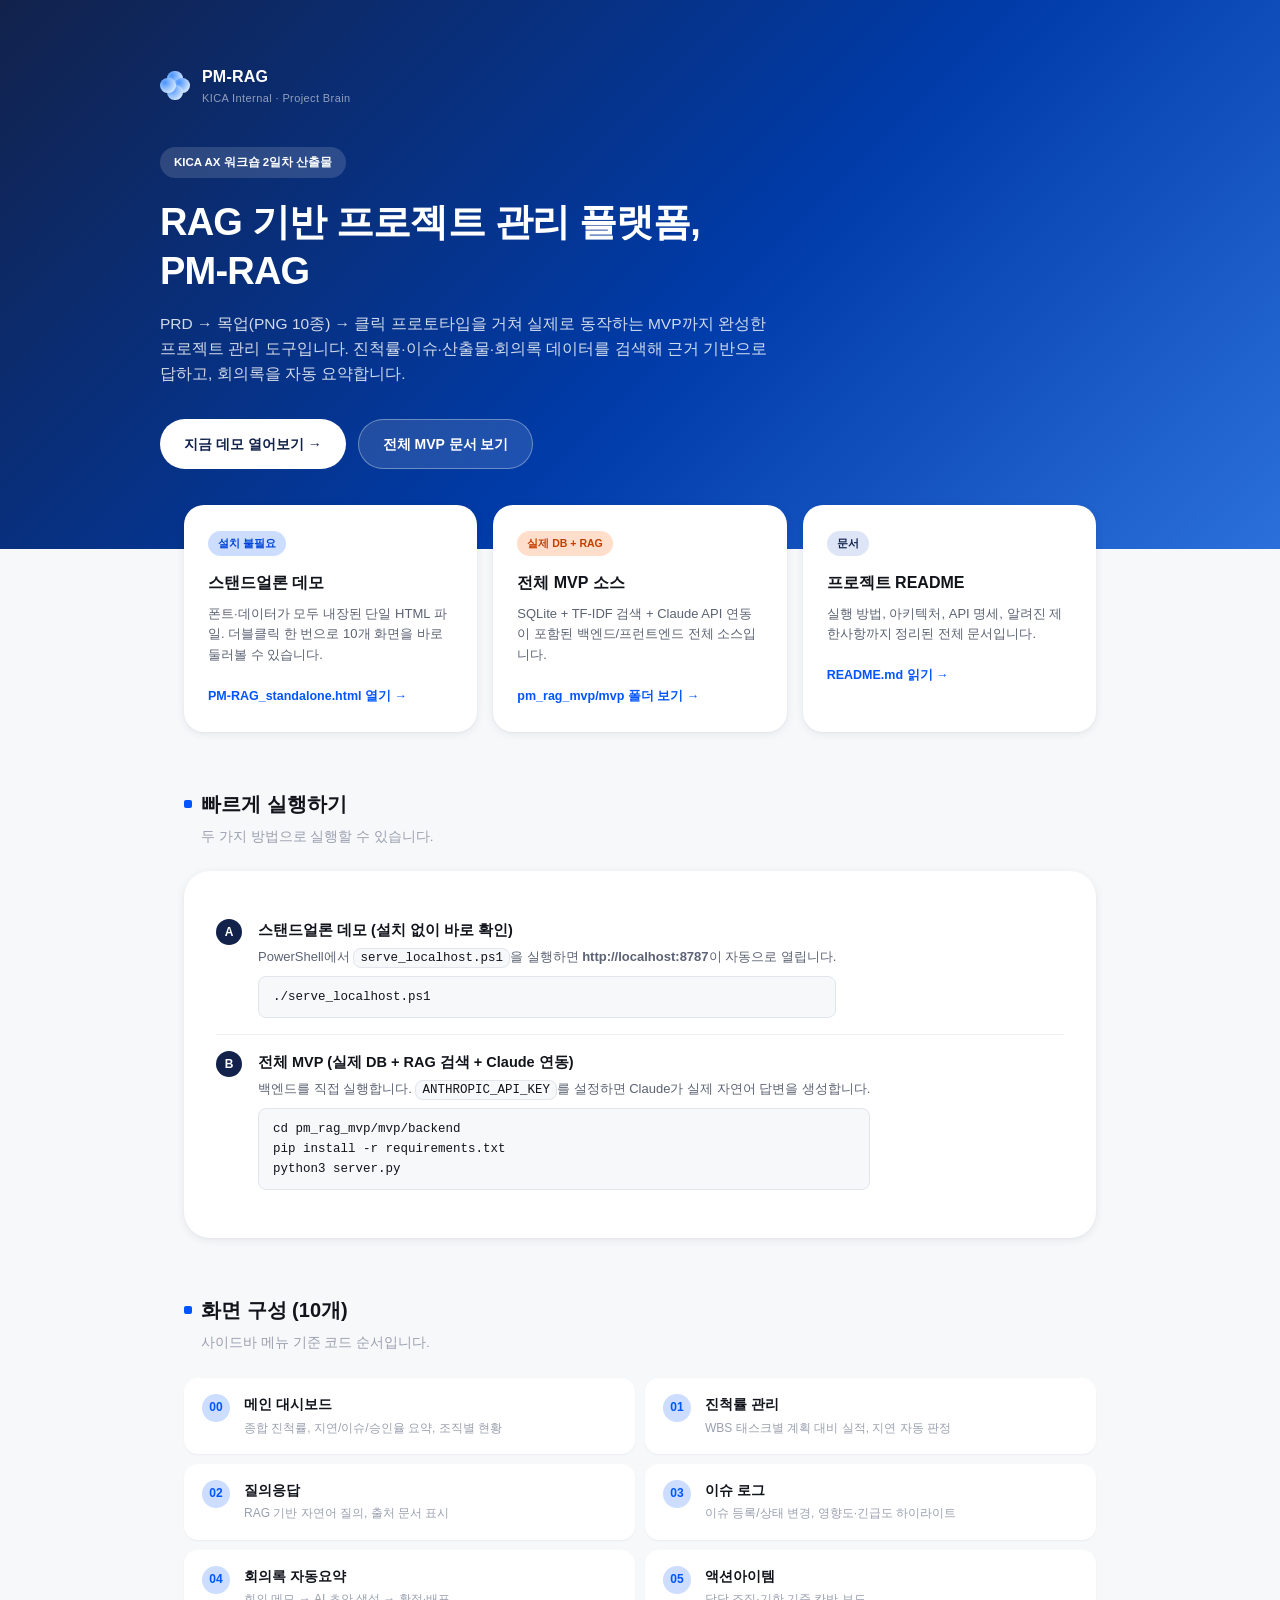
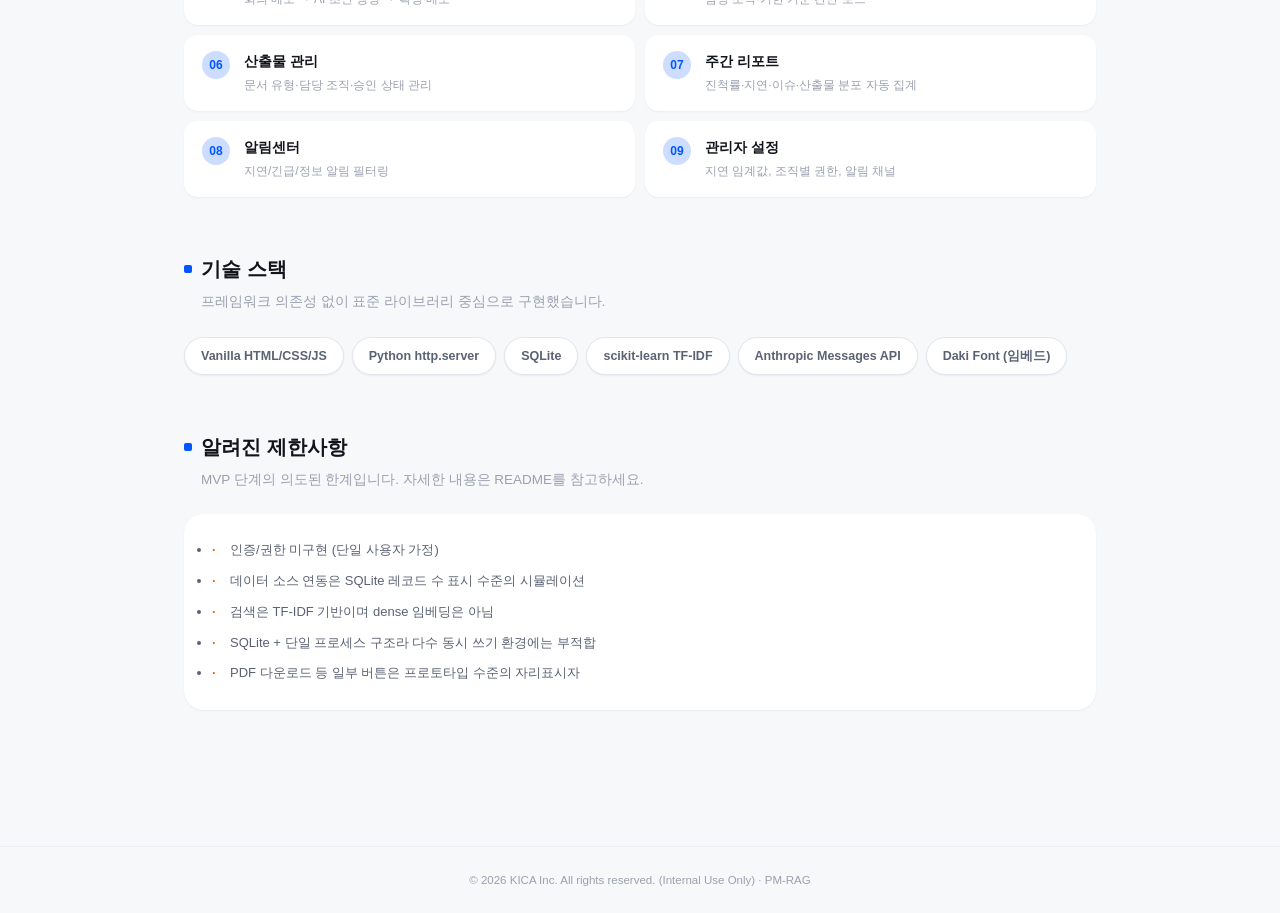
<file: index.html>
<!DOCTYPE html>
<html lang="ko">
<head>
<meta charset="UTF-8">
<meta name="viewport" content="width=device-width, initial-scale=1">
<title>PM-RAG · 프로젝트 관리 플랫폼</title>
<style>
  :root{
    --navy:#12224B; --blue:#0155FF; --orange:#FE5B01; --yellow:#FE9704;
    --grad1:#003BA8; --grad3:#4893FD;
    --tint-navy:#DDE5F7; --tint-blue:#CCDDFF; --tint-orange:#FFDECC;
    --bg:#F7F8FA; --surface:#FFFFFF; --line:#EDEFF3; --line-strong:#E2E5EC;
    --text-1:#12141C; --text-2:#5B6273; --text-3:#9AA0AF;
    --r-md:14px; --r-lg:20px; --r-xl:26px; --r-pill:999px;
    --shadow-sm:0 1px 2px rgba(15,23,42,.05);
    --shadow-md:0 2px 10px rgba(15,23,42,.07), 0 1px 2px rgba(15,23,42,.04);
    --shadow-lg:0 16px 40px rgba(15,23,42,.12);
    --font: 'Pretendard','Apple SD Gothic Neo','Malgun Gothic',-apple-system,BlinkMacSystemFont,sans-serif;
  }
  *{box-sizing:border-box; margin:0; padding:0;}
  html,body{height:100%;}
  body{
    font-family:var(--font); color:var(--text-1); background:var(--bg);
    line-height:1.6; -webkit-font-smoothing:antialiased;
  }
  b, strong{font-weight:700;}
  a{color:inherit;}

  header.hero{
    background:linear-gradient(135deg, var(--navy) 0%, var(--grad1) 55%, var(--grad3) 130%);
    color:#fff; padding:64px 24px 80px;
  }
  .wrap{max-width:960px; margin:0 auto;}
  .brand{display:flex; align-items:center; gap:12px; margin-bottom:40px;}
  .brand-mark{width:30px; height:30px; position:relative; flex-shrink:0;}
  .brand-mark span{position:absolute; width:15.5px; height:15.5px; border-radius:50%; background:radial-gradient(circle at 30% 30%, var(--grad3), #fff);}
  .brand-mark span:nth-child(1){top:0; left:7px;}
  .brand-mark span:nth-child(2){top:7px; left:14px;}
  .brand-mark span:nth-child(3){top:14px; left:7px;}
  .brand-mark span:nth-child(4){top:7px; left:0;}
  .brand-name{font-weight:700; font-size:16px; letter-spacing:.2px;}
  .brand-sub{font-size:11px; color:rgba(255,255,255,.55); letter-spacing:.4px;}

  .eyebrow{display:inline-flex; align-items:center; gap:6px; background:rgba(255,255,255,.14); color:#fff; font-weight:700; font-size:11.5px; padding:6px 14px; border-radius:var(--r-pill); margin-bottom:20px;}
  h1{font-size:38px; letter-spacing:-0.8px; line-height:1.3; margin-bottom:16px;}
  .lede{font-size:15.5px; color:rgba(255,255,255,.82); max-width:620px; margin-bottom:32px;}
  .cta-row{display:flex; gap:12px; flex-wrap:wrap;}
  .btn{display:inline-flex; align-items:center; gap:8px; padding:13px 24px; border-radius:var(--r-pill); font-weight:700; font-size:14px; border:none; cursor:pointer; text-decoration:none; transition:opacity .15s, transform .15s;}
  .btn:hover{opacity:.9; transform:translateY(-1px);}
  .btn-primary{background:#fff; color:var(--navy);}
  .btn-ghost{background:rgba(255,255,255,.12); color:#fff; border:1px solid rgba(255,255,255,.35);}

  main{max-width:960px; margin:-44px auto 0; padding:0 24px 80px;}

  .card-row{display:grid; grid-template-columns:repeat(3,1fr); gap:16px; margin-bottom:56px;}
  .card{background:var(--surface); border-radius:var(--r-lg); padding:24px; box-shadow:var(--shadow-md);}
  .card .tag{display:inline-block; font-size:10.5px; font-weight:700; padding:4px 10px; border-radius:var(--r-pill); margin-bottom:14px;}
  .tag-blue{background:var(--tint-blue); color:#0043D6;}
  .tag-orange{background:var(--tint-orange); color:#C43E00;}
  .tag-navy{background:var(--tint-navy); color:var(--navy);}
  .card h3{font-size:16px; margin-bottom:8px;}
  .card p{font-size:13px; color:var(--text-2); margin-bottom:16px;}
  .card a.link{font-size:12.5px; font-weight:700; color:var(--blue); text-decoration:none;}
  .card a.link:hover{text-decoration:underline;}

  section{margin-bottom:56px;}
  .section-title{font-size:20px; font-weight:700; margin-bottom:6px; display:flex; align-items:center; gap:9px;}
  .section-title::before{content:""; width:8px; height:8px; border-radius:2px; background:var(--blue); flex-shrink:0;}
  .section-desc{font-size:13.5px; color:var(--text-3); margin-bottom:24px; margin-left:17px;}

  .grid-screens{display:grid; grid-template-columns:repeat(2,1fr); gap:10px;}
  .screen-item{display:flex; gap:14px; align-items:flex-start; background:var(--surface); border-radius:var(--r-md); padding:16px 18px; box-shadow:var(--shadow-sm);}
  .screen-num{font-weight:700; font-size:12px; color:var(--blue); background:var(--tint-blue); width:28px; height:28px; border-radius:50%; display:flex; align-items:center; justify-content:center; flex-shrink:0;}
  .screen-item h4{font-size:13.5px; margin-bottom:3px;}
  .screen-item p{font-size:12px; color:var(--text-3);}

  .stack-list{display:flex; flex-wrap:wrap; gap:8px;}
  .stack-chip{background:var(--surface); border:1px solid var(--line-strong); border-radius:var(--r-pill); padding:8px 16px; font-size:12.5px; font-weight:700; color:var(--text-2); box-shadow:var(--shadow-sm);}

  .quickstart{background:var(--surface); border-radius:var(--r-xl); padding:32px; box-shadow:var(--shadow-md);}
  .qs-item{display:flex; gap:16px; padding:16px 0; border-bottom:1px solid var(--line);}
  .qs-item:last-child{border-bottom:none;}
  .qs-badge{width:26px; height:26px; border-radius:50%; background:var(--navy); color:#fff; font-weight:700; font-size:12px; display:flex; align-items:center; justify-content:center; flex-shrink:0;}
  .qs-item h4{font-size:14.5px; margin-bottom:5px;}
  .qs-item p{font-size:13px; color:var(--text-2); margin-bottom:8px;}
  code, .code{font-family:'SFMono-Regular',Consolas,Menlo,monospace; font-size:12.5px; background:var(--bg); border:1px solid var(--line-strong); border-radius:8px; padding:10px 14px; display:block; color:var(--text-1); overflow-x:auto; white-space:pre;}

  .limit-list{background:var(--surface); border-radius:var(--r-lg); padding:26px 28px; box-shadow:var(--shadow-sm);}
  .limit-list li{font-size:13px; color:var(--text-2); margin-bottom:10px; padding-left:18px; position:relative;}
  .limit-list li::before{content:"·"; position:absolute; left:0; color:var(--orange); font-weight:700;}
  .limit-list li:last-child{margin-bottom:0;}

  footer{border-top:1px solid var(--line); padding:24px; text-align:center; font-size:11.5px; color:var(--text-3);}

  @media (max-width:760px){
    .card-row{grid-template-columns:1fr;}
    .grid-screens{grid-template-columns:1fr;}
    h1{font-size:28px;}
  }
</style>
</head>
<body>

<header class="hero">
  <div class="wrap">
    <div class="brand">
      <div class="brand-mark"><span></span><span></span><span></span><span></span></div>
      <div>
        <div class="brand-name">PM&#8209;RAG</div>
        <div class="brand-sub">KICA Internal &middot; Project Brain</div>
      </div>
    </div>
    <span class="eyebrow">KICA AX 워크숍 2일차 산출물</span>
    <h1>RAG 기반 프로젝트 관리 플랫폼,<br>PM&#8209;RAG</h1>
    <p class="lede">
      PRD &rarr; 목업(PNG 10종) &rarr; 클릭 프로토타입을 거쳐 실제로 동작하는 MVP까지 완성한 프로젝트 관리 도구입니다.
      진척률·이슈·산출물·회의록 데이터를 검색해 근거 기반으로 답하고, 회의록을 자동 요약합니다.
    </p>
    <div class="cta-row">
      <a class="btn btn-primary" href="./PM-RAG_standalone.html">지금 데모 열어보기 &rarr;</a>
      <a class="btn btn-ghost" href="./pm_rag_mvp/mvp/frontend/README.md">전체 MVP 문서 보기</a>
    </div>
  </div>
</header>

<main>
  <div class="card-row">
    <div class="card">
      <span class="tag tag-blue">설치 불필요</span>
      <h3>스탠드얼론 데모</h3>
      <p>폰트·데이터가 모두 내장된 단일 HTML 파일. 더블클릭 한 번으로 10개 화면을 바로 둘러볼 수 있습니다.</p>
      <a class="link" href="./PM-RAG_standalone.html">PM-RAG_standalone.html 열기 &rarr;</a>
    </div>
    <div class="card">
      <span class="tag tag-orange">실제 DB + RAG</span>
      <h3>전체 MVP 소스</h3>
      <p>SQLite + TF-IDF 검색 + Claude API 연동이 포함된 백엔드/프런트엔드 전체 소스입니다.</p>
      <a class="link" href="./pm_rag_mvp/mvp">pm_rag_mvp/mvp 폴더 보기 &rarr;</a>
    </div>
    <div class="card">
      <span class="tag tag-navy">문서</span>
      <h3>프로젝트 README</h3>
      <p>실행 방법, 아키텍처, API 명세, 알려진 제한사항까지 정리된 전체 문서입니다.</p>
      <a class="link" href="./README.md">README.md 읽기 &rarr;</a>
    </div>
  </div>

  <section>
    <div class="section-title">빠르게 실행하기</div>
    <div class="section-desc">두 가지 방법으로 실행할 수 있습니다.</div>
    <div class="quickstart">
      <div class="qs-item">
        <div class="qs-badge">A</div>
        <div>
          <h4>스탠드얼론 데모 (설치 없이 바로 확인)</h4>
          <p>PowerShell에서 <code style="display:inline;padding:2px 6px;">serve_localhost.ps1</code>을 실행하면 <b>http://localhost:8787</b>이 자동으로 열립니다.</p>
          <div class="code">./serve_localhost.ps1</div>
        </div>
      </div>
      <div class="qs-item">
        <div class="qs-badge">B</div>
        <div>
          <h4>전체 MVP (실제 DB + RAG 검색 + Claude 연동)</h4>
          <p>백엔드를 직접 실행합니다. <code style="display:inline;padding:2px 6px;">ANTHROPIC_API_KEY</code>를 설정하면 Claude가 실제 자연어 답변을 생성합니다.</p>
          <div class="code">cd pm_rag_mvp/mvp/backend
pip install -r requirements.txt
python3 server.py</div>
        </div>
      </div>
    </div>
  </section>

  <section>
    <div class="section-title">화면 구성 (10개)</div>
    <div class="section-desc">사이드바 메뉴 기준 코드 순서입니다.</div>
    <div class="grid-screens">
      <div class="screen-item"><div class="screen-num">00</div><div><h4>메인 대시보드</h4><p>종합 진척률, 지연/이슈/승인율 요약, 조직별 현황</p></div></div>
      <div class="screen-item"><div class="screen-num">01</div><div><h4>진척률 관리</h4><p>WBS 태스크별 계획 대비 실적, 지연 자동 판정</p></div></div>
      <div class="screen-item"><div class="screen-num">02</div><div><h4>질의응답</h4><p>RAG 기반 자연어 질의, 출처 문서 표시</p></div></div>
      <div class="screen-item"><div class="screen-num">03</div><div><h4>이슈 로그</h4><p>이슈 등록/상태 변경, 영향도·긴급도 하이라이트</p></div></div>
      <div class="screen-item"><div class="screen-num">04</div><div><h4>회의록 자동요약</h4><p>회의 메모 &rarr; AI 초안 생성 &rarr; 확정·배포</p></div></div>
      <div class="screen-item"><div class="screen-num">05</div><div><h4>액션아이템</h4><p>담당 조직·기한 기준 칸반 보드</p></div></div>
      <div class="screen-item"><div class="screen-num">06</div><div><h4>산출물 관리</h4><p>문서 유형·담당 조직·승인 상태 관리</p></div></div>
      <div class="screen-item"><div class="screen-num">07</div><div><h4>주간 리포트</h4><p>진척률·지연·이슈·산출물 분포 자동 집계</p></div></div>
      <div class="screen-item"><div class="screen-num">08</div><div><h4>알림센터</h4><p>지연/긴급/정보 알림 필터링</p></div></div>
      <div class="screen-item"><div class="screen-num">09</div><div><h4>관리자 설정</h4><p>지연 임계값, 조직별 권한, 알림 채널</p></div></div>
    </div>
  </section>

  <section>
    <div class="section-title">기술 스택</div>
    <div class="section-desc">프레임워크 의존성 없이 표준 라이브러리 중심으로 구현했습니다.</div>
    <div class="stack-list">
      <span class="stack-chip">Vanilla HTML/CSS/JS</span>
      <span class="stack-chip">Python http.server</span>
      <span class="stack-chip">SQLite</span>
      <span class="stack-chip">scikit-learn TF-IDF</span>
      <span class="stack-chip">Anthropic Messages API</span>
      <span class="stack-chip">Daki Font (임베드)</span>
    </div>
  </section>

  <section>
    <div class="section-title">알려진 제한사항</div>
    <div class="section-desc">MVP 단계의 의도된 한계입니다. 자세한 내용은 README를 참고하세요.</div>
    <ul class="limit-list">
      <li>인증/권한 미구현 (단일 사용자 가정)</li>
      <li>데이터 소스 연동은 SQLite 레코드 수 표시 수준의 시뮬레이션</li>
      <li>검색은 TF-IDF 기반이며 dense 임베딩은 아님</li>
      <li>SQLite + 단일 프로세스 구조라 다수 동시 쓰기 환경에는 부적합</li>
      <li>PDF 다운로드 등 일부 버튼은 프로토타입 수준의 자리표시자</li>
    </ul>
  </section>
</main>

<footer>&copy; 2026 KICA Inc. All rights reserved. (Internal Use Only) &middot; PM&#8209;RAG</footer>

</body>
</html>
</file>
